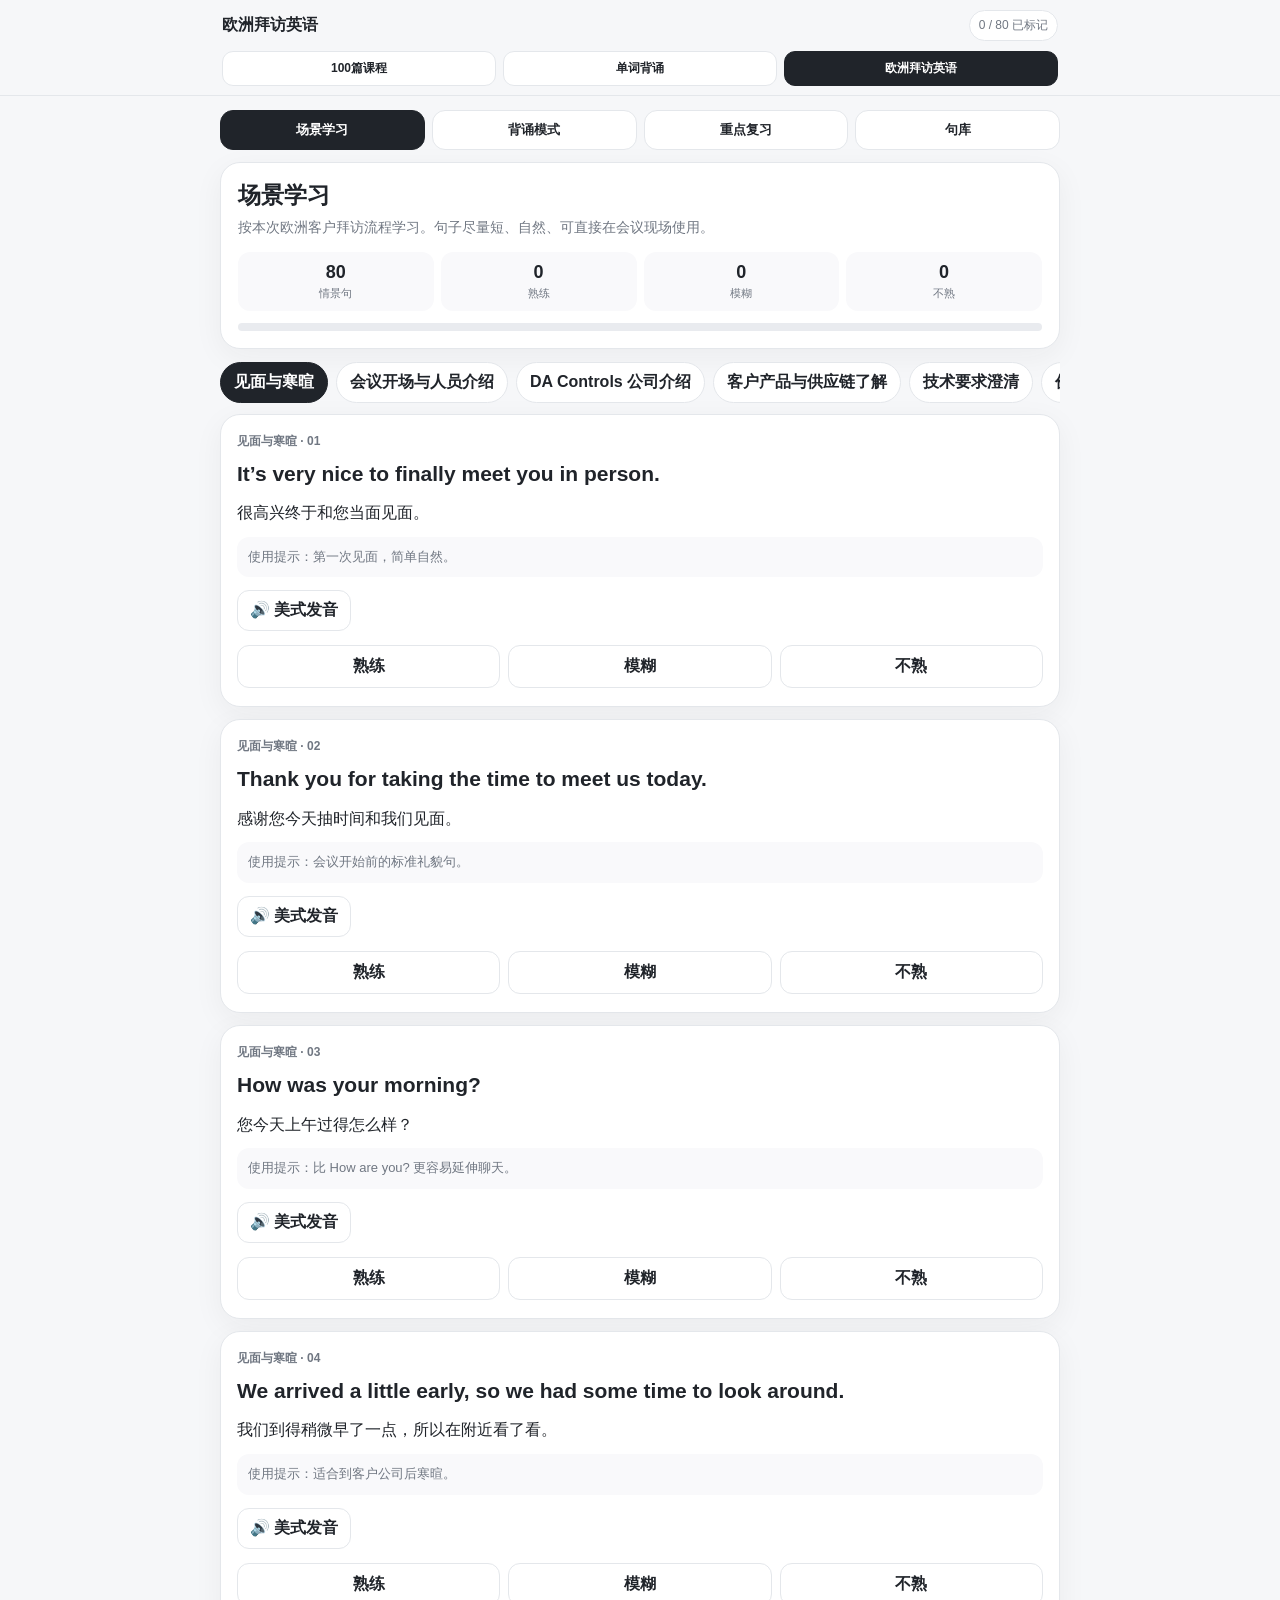
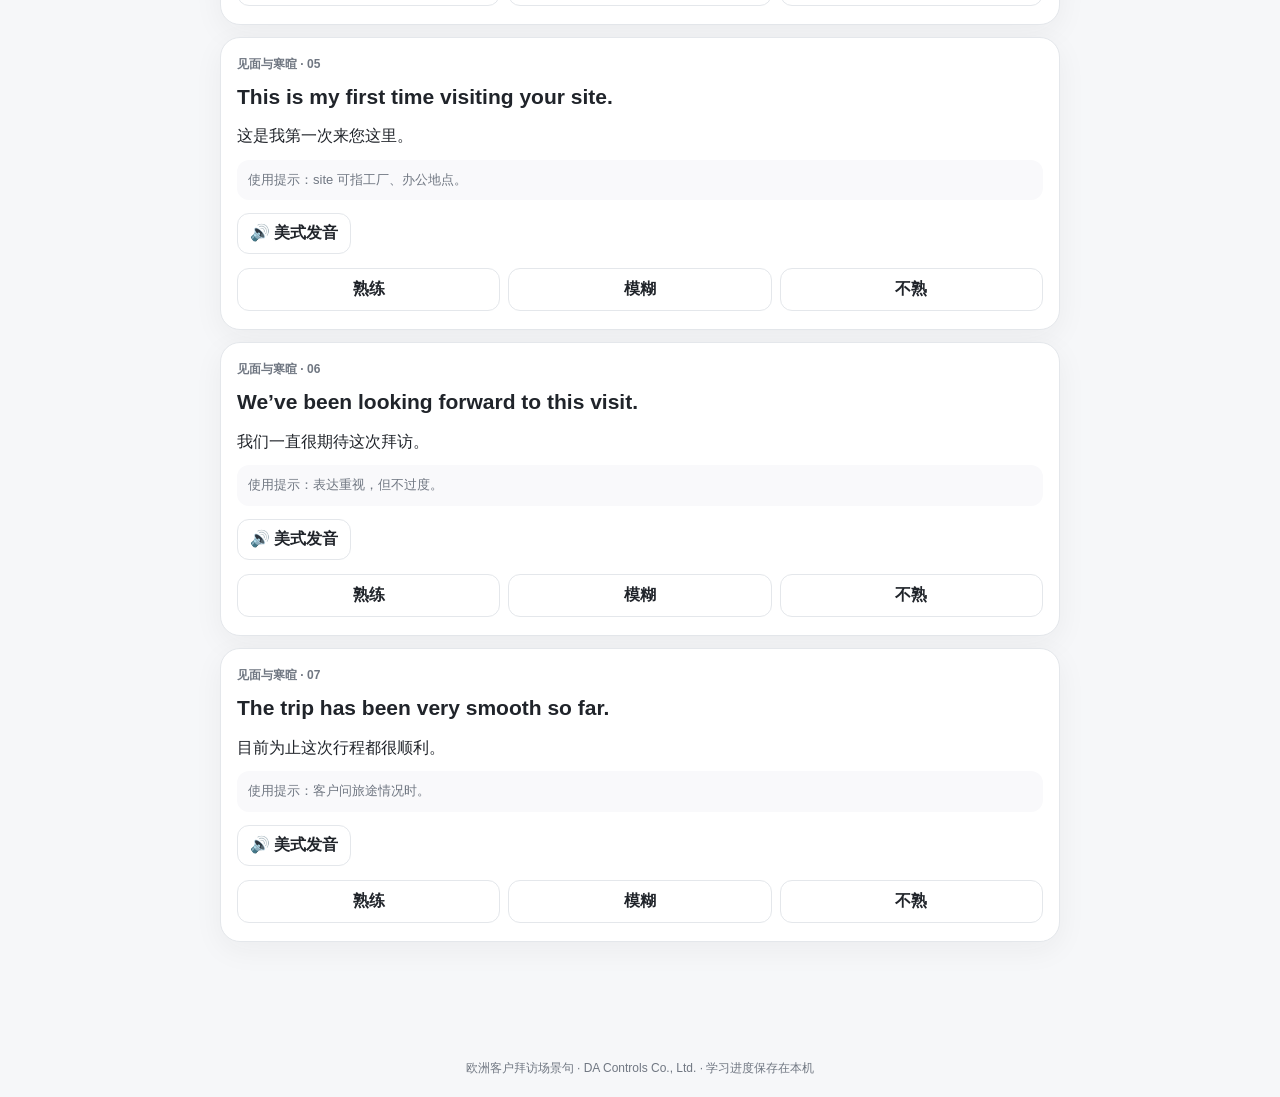
<file: visit.html>
<!doctype html>
<html lang="zh-CN"><head><meta charset="utf-8"><meta name="viewport" content="width=device-width,initial-scale=1,viewport-fit=cover"><meta name="apple-mobile-web-app-capable" content="yes"><meta name="apple-mobile-web-app-status-bar-style" content="default"><meta name="theme-color" content="#f6f7f9"><title>欧洲拜访英语｜背英语</title><link rel="manifest" href="./manifest.webmanifest"><link rel="apple-touch-icon" href="./apple-touch-icon.png"><link rel="stylesheet" href="./visit.css"></head><body><header><div class="top"><div class="brand">欧洲拜访英语</div><div class="pill" id="pstate">0 / 0 已标记</div></div><nav class="global-nav" aria-label="学习板块"><a href="./index.html">100篇课程</a><a href="./vocab.html">单词背诵</a><a class="active" href="./visit.html" aria-current="page">欧洲拜访英语</a></nav></header><main><div class="mode-nav"><button id="nav-learn" class="active" onclick="setMode('learn')">场景学习</button><button id="nav-memorize" onclick="setMode('memorize')">背诵模式</button><button id="nav-review" onclick="setMode('review')">重点复习</button><button id="nav-library" onclick="setMode('library')">句库</button></div><section class="hero"><h1 id="hero-title">场景学习</h1><p id="hero-desc">按本次欧洲客户拜访流程学习。句子尽量短、自然、可直接在会议现场使用。</p><div class="stats"><div class="stat"><b id="st-total">0</b><span>情景句</span></div><div class="stat"><b id="st-know">0</b><span>熟练</span></div><div class="stat"><b id="st-fuzzy">0</b><span>模糊</span></div><div class="stat"><b id="st-no">0</b><span>不熟</span></div></div><div class="progress"><i id="bar"></i></div></section><section id="learn-view"><div class="scene-tabs" id="scene-tabs"></div><div id="learn-list"></div></section><section id="memorize-view" class="hidden"></section><section id="review-view" class="hidden"></section><section id="library-view" class="hidden"></section></main><footer>欧洲客户拜访场景句 · DA Controls Co., Ltd. · 学习进度保存在本机</footer><script src="./visit-data-1.js"></script>
<script src="./visit-data-2.js"></script>
<script src="./visit-app.js"></script></body></html>
</file>
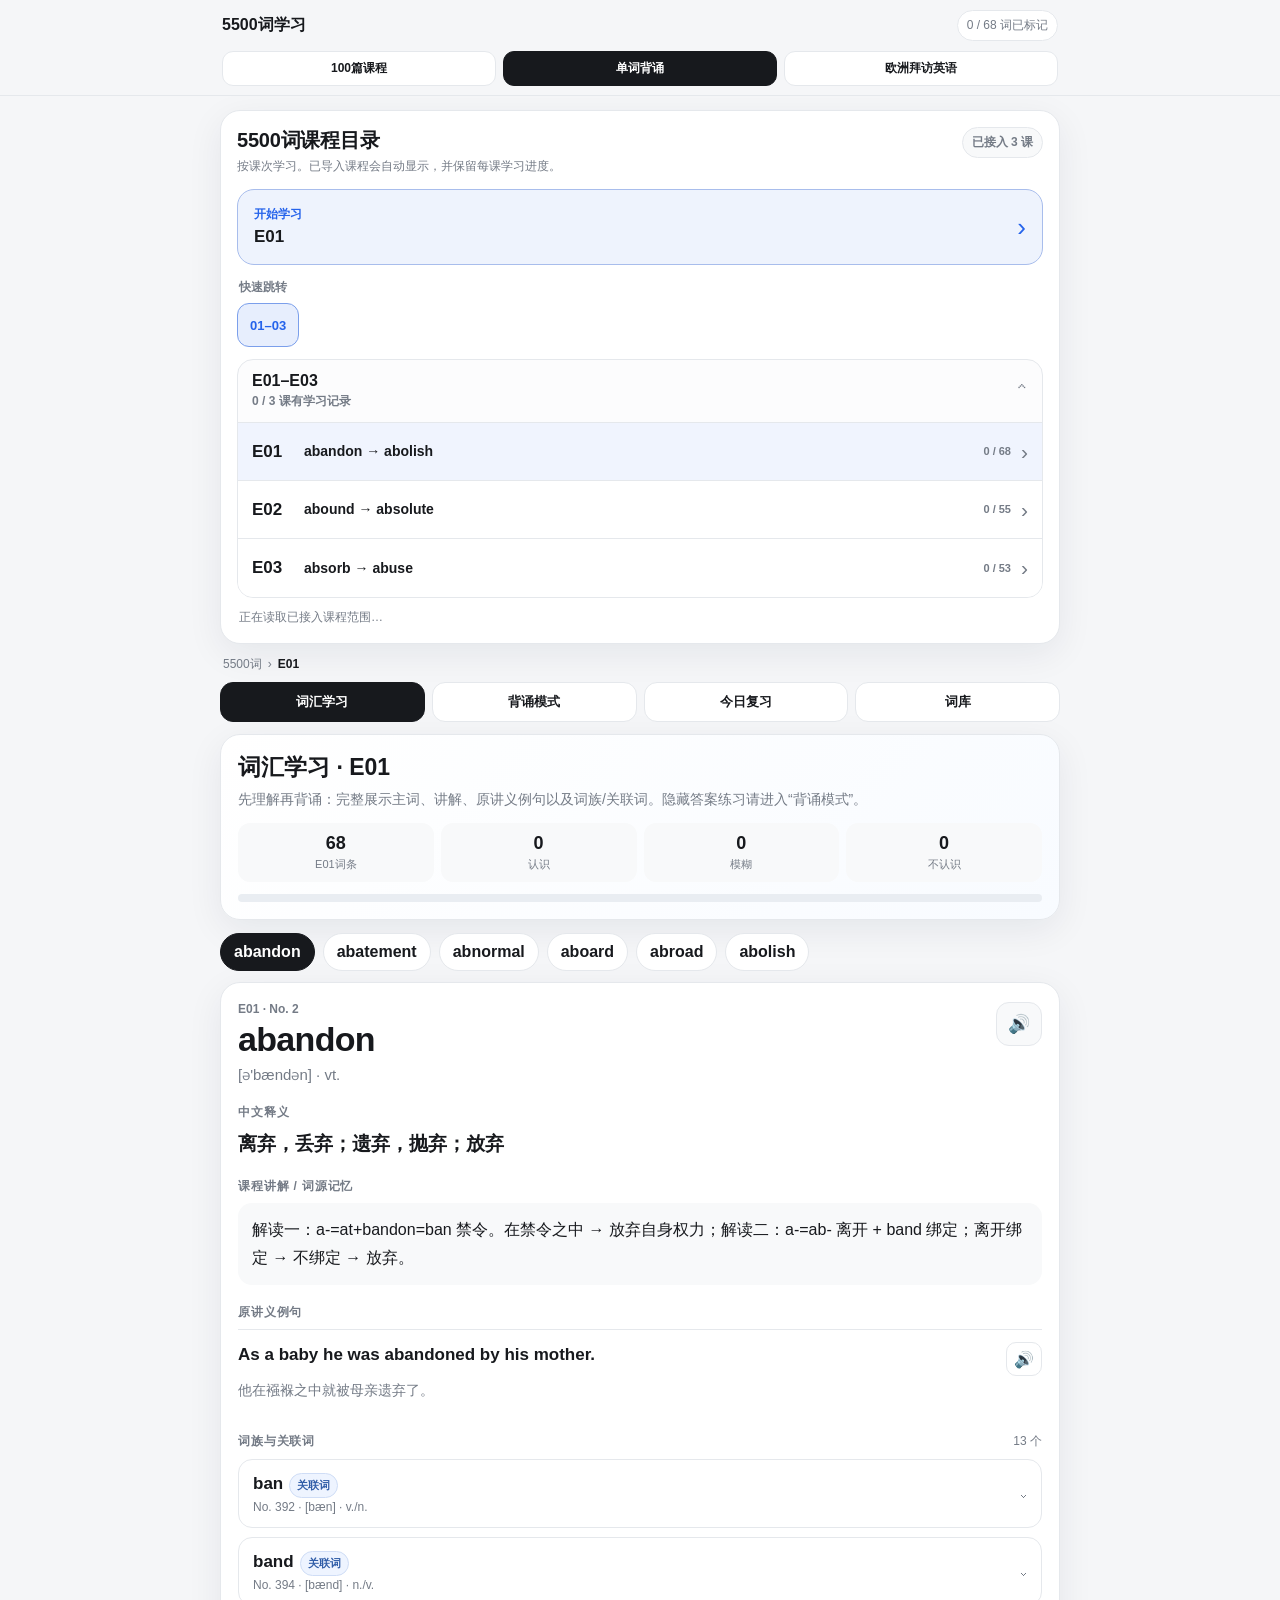
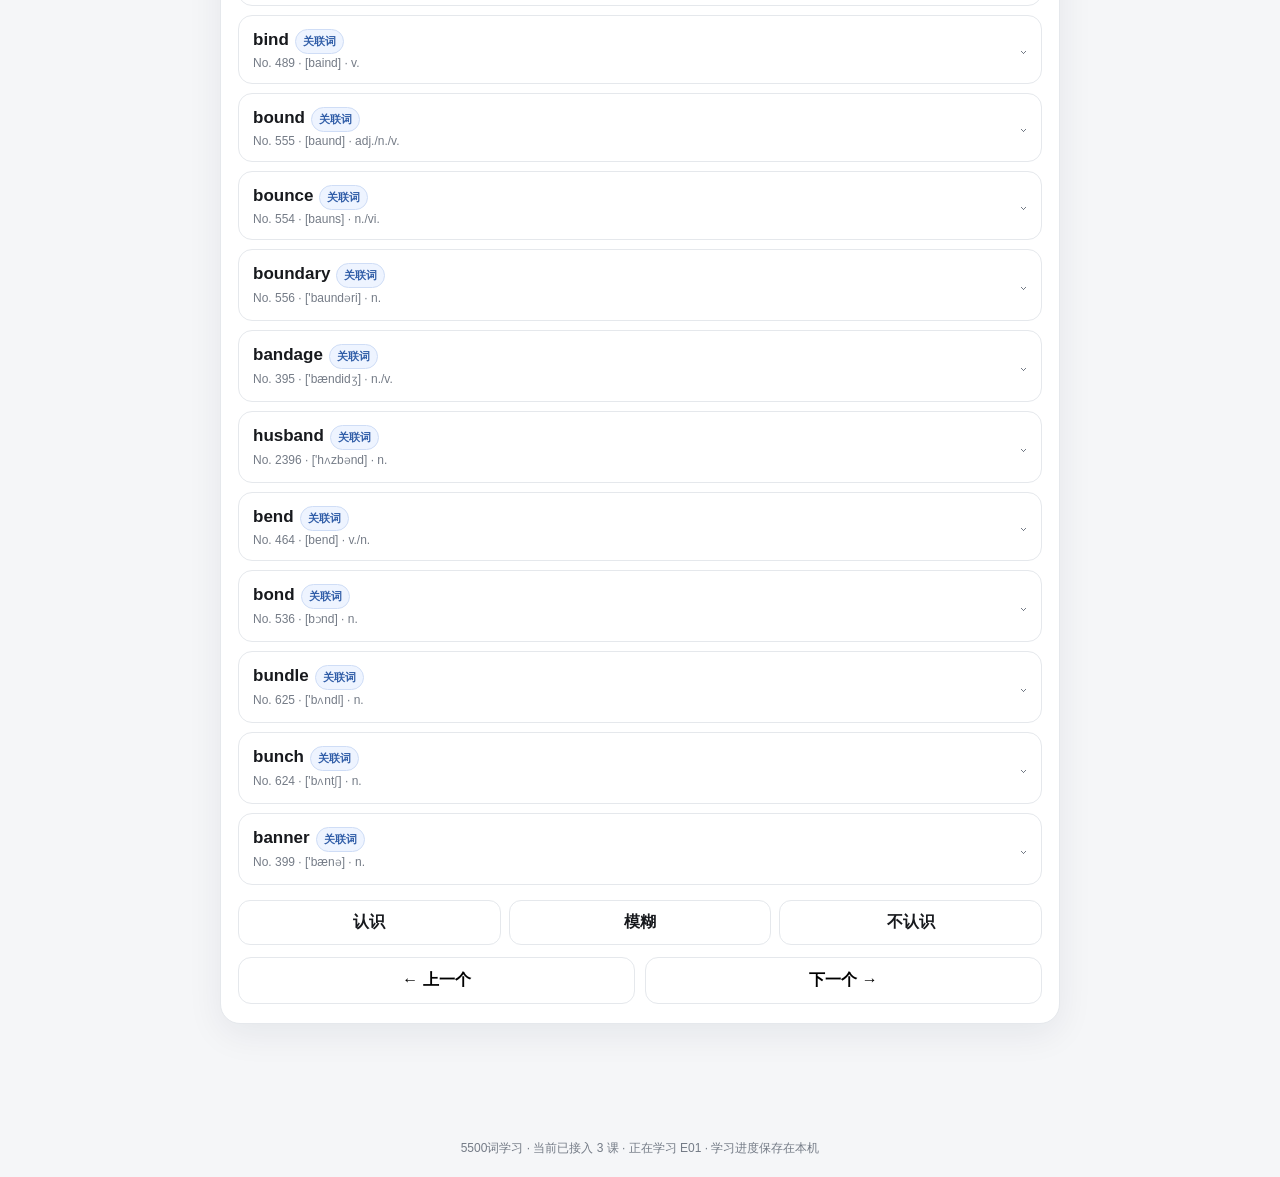
<file: vocab.html>
<!doctype html>
<html lang="zh-CN">
<head>
<meta charset="utf-8">
<meta name="viewport" content="width=device-width, initial-scale=1, viewport-fit=cover">
<meta name="apple-mobile-web-app-capable" content="yes">
<meta name="apple-mobile-web-app-status-bar-style" content="default">
<link rel="manifest" href="./manifest.webmanifest">
<link rel="apple-touch-icon" href="./apple-touch-icon.png">
<meta name="theme-color" content="#f5f6f8">
<title>5500词课程｜背英语</title>
<link rel="stylesheet" href="./vocab.css">
<link rel="stylesheet" href="./vocab-directory.css">
</head>
<body>
<header><div class="top"><div class="brand">5500词学习</div><div class="pill" id="pstate">0 / 0 词已标记</div></div><nav class="global-nav" aria-label="学习板块"><a href="./index.html">100篇课程</a><a class="active" href="./vocab.html" aria-current="page">单词背诵</a><a href="./visit.html">欧洲拜访英语</a></nav></header>
<main>
<section class="course-directory" id="course-directory" aria-label="单词课程目录">
  <div class="directory-head"><div><div class="directory-title">5500词课程目录</div><div class="directory-sub">按课次学习。已导入课程会自动显示，并保留每课学习进度。</div></div><div class="directory-count" id="directory-count">正在读取…</div></div>
  <div class="continue-card" id="continue-card"></div>
  <div class="directory-tools"><div class="directory-tools-label">快速跳转</div><div class="quick-jump" id="quick-jump"></div></div>
  <div class="directory-list" id="directory-list"></div>
  <div class="directory-note">正在读取已接入课程范围…</div>
</section>
<div class="course-breadcrumb"><span>5500词</span><span>›</span><b id="crumb-lesson">E01</b></div>
<div class="module-nav"><button id="nav-course" class="active" onclick="setModule('course')">词汇学习</button><button id="nav-memorize" onclick="setModule('memorize')">背诵模式</button><button id="nav-review" onclick="setModule('review')">今日复习</button><button id="nav-library" onclick="setModule('library')">词库</button></div>
<section class="hero"><h1 id="hero-title">词汇学习</h1><p id="hero-desc"></p><div class="statgrid"><div class="stat"><b id="st-total">0</b><span id="st-total-label">词条</span></div><div class="stat"><b id="st-know">0</b><span>认识</span></div><div class="stat"><b id="st-fuzzy">0</b><span>模糊</span></div><div class="stat"><b id="st-no">0</b><span>不认识</span></div></div><div class="progress"><i id="bar"></i></div></section>
<section id="course-view"><div class="tabs" id="tabs"></div><div id="cards"></div></section>
<section id="memorize-view" class="hidden"></section><section id="review-view" class="hidden"></section><section id="library-view" class="hidden"></section>
</main>
<footer>5500词学习 · <span id="footer-current">正在读取课程目录…</span> · 学习进度保存在本机</footer>
<script src="./vocab-data-1.js"></script><script src="./vocab-data-2.js"></script><script src="./vocab-e02.js"></script><script src="./vocab-e03.js"></script><script src="./vocab-app-v2.js"></script><script src="./vocab-app-extend.js"></script>
</body></html>
</file>
<file: visit.css>
:root{--bg:#f6f7f9;--card:#fff;--text:#20242a;--muted:#707782;--line:#e4e7eb;--accent:#2563eb;--shadow:0 8px 30px rgba(31,35,40,.05);--green:#176b2e;--amber:#8a5b00;--red:#a1271b}
@media(prefers-color-scheme:dark){:root{--bg:#0f1115;--card:#171a21;--text:#f3f5f7;--muted:#a6adb7;--line:#2a3039;--accent:#7da2ff;--shadow:none}}
*{box-sizing:border-box}html{scroll-behavior:smooth}body{margin:0;background:var(--bg);color:var(--text);font-family:-apple-system,BlinkMacSystemFont,"SF Pro Text","PingFang SC","Helvetica Neue",Arial,sans-serif;-webkit-font-smoothing:antialiased}button,input{font:inherit;color:inherit}header{position:sticky;top:0;z-index:30;background:color-mix(in srgb,var(--bg) 92%,transparent);backdrop-filter:blur(18px);border-bottom:1px solid var(--line)}.top{max-width:860px;margin:auto;padding:10px 12px;display:flex;align-items:center;gap:10px}.brand{font-weight:850;flex:1}.pill{font-size:12px;color:var(--muted);padding:6px 9px;border:1px solid var(--line);border-radius:999px;background:var(--card)}.global-nav{max-width:860px;margin:auto;padding:0 12px 9px;display:grid;grid-template-columns:repeat(3,1fr);gap:7px}.global-nav a{text-decoration:none;text-align:center;color:var(--text);background:var(--card);border:1px solid var(--line);border-radius:11px;padding:8px 4px;font-size:12px;font-weight:800}.global-nav a.active{background:var(--text);color:var(--card);border-color:var(--text)}main{max-width:860px;margin:auto;padding:12px 10px 86px}.mode-nav{display:grid;grid-template-columns:repeat(4,1fr);gap:7px;margin:2px 0 12px}.mode-nav button{padding:10px 4px;border:1px solid var(--line);border-radius:13px;background:var(--card);font-size:13px;font-weight:800}.mode-nav button.active{background:var(--text);color:var(--card);border-color:var(--text)}.hero,.card{background:var(--card);border:1px solid var(--line);border-radius:20px;box-shadow:var(--shadow)}.hero{padding:17px;margin-bottom:12px}.hero h1{font-size:23px;margin:0 0 6px}.hero p{margin:0;color:var(--muted);line-height:1.55;font-size:14px}.stats{display:grid;grid-template-columns:repeat(4,1fr);gap:7px;margin-top:13px}.stat{background:color-mix(in srgb,var(--bg) 72%,var(--card));border-radius:12px;padding:10px 6px;text-align:center}.stat b{display:block;font-size:18px}.stat span{font-size:11px;color:var(--muted)}.progress{height:8px;background:color-mix(in srgb,var(--line) 80%,transparent);border-radius:99px;overflow:hidden;margin-top:12px}.progress i{display:block;height:100%;background:var(--accent);width:0}.scene-tabs{display:flex;gap:8px;overflow:auto;padding:1px 0 11px}.scene-tabs button{white-space:nowrap;border:1px solid var(--line);background:var(--card);border-radius:999px;padding:9px 13px;font-weight:750}.scene-tabs button.active{background:var(--text);color:var(--card);border-color:var(--text)}.card{padding:18px 16px;margin-bottom:12px}.meta{font-size:12px;color:var(--muted);font-weight:800;margin-bottom:8px}.en{font-size:21px;line-height:1.55;font-weight:760;cursor:pointer}.zh{font-size:16px;line-height:1.65;margin-top:10px}.note{font-size:13px;line-height:1.6;color:var(--muted);margin-top:10px;padding:10px 11px;border-radius:12px;background:color-mix(in srgb,var(--bg) 72%,var(--card))}.actions{display:flex;gap:8px;margin-top:13px}.speak{border:1px solid var(--line);background:var(--card);border-radius:12px;padding:9px 12px;font-weight:800}.state{display:grid;grid-template-columns:repeat(3,1fr);gap:8px;margin-top:14px}.state button{border:1px solid var(--line);border-radius:12px;padding:10px 4px;background:var(--card);font-weight:800}.state button.on.know{background:#eaf7ee;color:var(--green);border-color:#b7dfc2}.state button.on.fuzzy{background:#fff7e6;color:var(--amber);border-color:#eed29a}.state button.on.no{background:#fff0ef;color:var(--red);border-color:#efbbb5}.nav{display:grid;grid-template-columns:1fr 1fr;gap:10px;margin-top:12px}.nav button{border:1px solid var(--line);border-radius:13px;padding:12px;background:var(--card);font-weight:800}.reveal{width:100%;border:0;background:var(--text);color:var(--card);border-radius:14px;padding:13px;font-weight:850;margin-top:24px}.cover{text-align:center;padding:14px 2px 4px}.cover p{color:var(--muted)}.search{width:100%;border:1px solid var(--line);background:var(--card);border-radius:13px;padding:12px 13px;font-size:16px;outline:none}.row{padding:13px 2px;border-top:1px solid var(--line);cursor:pointer}.row:first-child{border-top:0}.row b{font-size:15px;line-height:1.45}.row small{display:block;color:var(--muted);margin-top:4px}.empty{text-align:center;color:var(--muted);padding:28px 8px;line-height:1.7}.hidden{display:none!important}footer{text-align:center;color:var(--muted);font-size:12px;padding:20px}@media(max-width:520px){main{padding-left:8px;padding-right:8px}.mode-nav button{font-size:12px;padding:9px 2px}.stats{grid-template-columns:repeat(2,1fr)}.en{font-size:20px}}
</file>
<file: vocab.css>
:root{--bg:#f5f6f8;--card:#fff;--text:#17191d;--muted:#747b86;--line:#e5e8ec;--blue:#2563eb;--green:#17803d;--amber:#a86600;--red:#b42318;--shadow:0 10px 36px rgba(20,30,55,.07)}
@media(prefers-color-scheme:dark){:root{--bg:#0f1115;--card:#171a21;--text:#f3f5f7;--muted:#a6adb7;--line:#2a3039;--blue:#7da2ff;--shadow:none}}
*{box-sizing:border-box}html{scroll-behavior:smooth}
body{margin:0;background:var(--bg);color:var(--text);font-family:-apple-system,BlinkMacSystemFont,"SF Pro Text","PingFang SC","Helvetica Neue",Arial,sans-serif;-webkit-font-smoothing:antialiased}
button,input{font:inherit}
header{position:sticky;top:0;z-index:30;background:color-mix(in srgb,var(--bg) 92%,transparent);backdrop-filter:blur(18px);border-bottom:1px solid var(--line)}
.top{max-width:860px;margin:auto;padding:10px 12px;display:flex;align-items:center;gap:10px}
.brand{font-weight:850;flex:1}.pill{font-size:12px;color:var(--muted);padding:6px 9px;border:1px solid var(--line);border-radius:999px;background:var(--card)}
.global-nav{max-width:860px;margin:auto;padding:0 12px 9px;display:grid;grid-template-columns:repeat(3,1fr);gap:7px}.global-nav a{text-decoration:none;text-align:center;color:var(--text);background:var(--card);border:1px solid var(--line);border-radius:11px;padding:8px 4px;font-size:12px;font-weight:800}.global-nav a.active{background:var(--text);color:var(--card);border-color:var(--text)}
main{max-width:860px;margin:auto;padding:12px 10px 84px}
.module-nav{display:grid;grid-template-columns:repeat(4,1fr);gap:7px;margin:2px 0 12px}
.module-nav button{padding:10px 5px;border:1px solid var(--line);border-radius:13px;background:var(--card);font-size:13px;font-weight:800;color:var(--text)}
.module-nav button.active{background:#17191d;color:#fff;border-color:#17191d}
.hero{background:linear-gradient(135deg,#fff 0%,#f8fbff 100%);border:1px solid var(--line);border-radius:20px;padding:17px;margin-bottom:12px;box-shadow:var(--shadow)}
.hero h1{font-size:23px;margin:0 0 6px}.hero p{margin:0;color:var(--muted);line-height:1.55;font-size:14px}
.statgrid{display:grid;grid-template-columns:repeat(4,1fr);gap:7px;margin-top:13px}
.stat{background:color-mix(in srgb,var(--bg) 70%,var(--card));border-radius:12px;padding:10px 6px;text-align:center}.stat b{display:block;font-size:18px}.stat span{font-size:11px;color:var(--muted)}
.progress{height:8px;background:#e9edf2;border-radius:999px;overflow:hidden;margin-top:12px}.progress>i{display:block;height:100%;width:0;background:#2563eb;transition:.25s}
.mode-switch{display:flex;gap:8px;margin:0 0 12px}
.mode-switch button{flex:1;border:1px solid var(--line);background:var(--card);border-radius:13px;padding:10px;font-weight:800}
.mode-switch button.active{background:#eaf2ff;color:#174ea6;border-color:#bdd0f8}
.tabs{display:flex;gap:8px;overflow:auto;padding:1px 0 11px}
.tab{border:1px solid var(--line);background:var(--card);border-radius:999px;padding:9px 13px;font-weight:750;white-space:nowrap;color:var(--text)}
.tab.active{background:#17191d;color:#fff;border-color:#17191d}
.card{background:var(--card);border:1px solid var(--line);border-radius:20px;padding:19px 17px;margin-bottom:12px;box-shadow:var(--shadow)}
.headline{display:flex;gap:10px;align-items:flex-start}.num{font-size:12px;color:var(--muted);font-weight:800;margin-bottom:5px}
.word{font-size:34px;font-weight:850;letter-spacing:-.02em;line-height:1.1;cursor:pointer}.ipa{font-size:15px;color:var(--muted);margin-top:7px}
.speak{margin-left:auto;border:1px solid var(--line);background:color-mix(in srgb,var(--bg) 70%,var(--card));border-radius:13px;min-width:44px;height:44px;padding:0 11px;font-size:18px}
.section{margin-top:19px}.label{font-size:12px;font-weight:850;letter-spacing:.07em;color:var(--muted);text-transform:uppercase;margin-bottom:8px}
.meaning{font-size:19px;line-height:1.6;font-weight:650}.explain{font-size:16px;line-height:1.75;background:color-mix(in srgb,var(--bg) 70%,var(--card));border-radius:14px;padding:13px 14px}
.example{padding:12px 0;border-top:1px solid var(--line)}.example:first-child{border-top:0;padding-top:0}
.ex-top{display:flex;gap:8px;align-items:flex-start}.en{font-size:17px;line-height:1.55;font-weight:620;flex:1;cursor:pointer}.zh{font-size:14px;color:var(--muted);line-height:1.55;margin-top:4px}
.ex-speak{border:1px solid var(--line);background:var(--card);border-radius:10px;min-width:36px;height:34px}
.related-head{display:flex;align-items:center;justify-content:space-between;gap:10px}.related-count{font-size:12px;color:var(--muted)}
details{border:1px solid var(--line);border-radius:14px;margin-top:9px;overflow:hidden;background:#fff}
summary{list-style:none;cursor:pointer;padding:13px 14px;display:grid;grid-template-columns:1fr auto;gap:2px 10px;align-items:center}
summary::-webkit-details-marker{display:none}.rword{font-weight:800;font-size:17px}.rmeta{font-size:12px;color:var(--muted)}.chev{grid-column:2;grid-row:1/3;color:var(--muted)}
.rbody{border-top:1px solid var(--line);padding:13px 14px;background:color-mix(in srgb,var(--bg) 55%,var(--card))}
.tag{display:inline-block;font-size:11px;padding:4px 7px;border-radius:999px;background:#fff4e5;color:#9a5b00;margin-left:6px;border:1px solid #f4d2a4}
.rstate{font-size:11px;font-weight:800;padding:4px 7px;border-radius:999px;justify-self:end;align-self:center}
.rstate.know{background:#eaf7ee;color:#176b2e}.rstate.fuzzy{background:#fff7e6;color:#8a5b00}.rstate.no{background:#fff0ef;color:#a1271b}
.status,.related-status{display:grid;grid-template-columns:1fr 1fr 1fr;gap:8px;margin-top:15px}
.status button,.related-status button{border:1px solid var(--line);border-radius:12px;padding:11px 5px;background:var(--card);font-weight:800;color:var(--text)}
.status button.active[data-state="know"],.related-status button.active[data-rstate="know"]{background:#eaf7ee;color:#176b2e;border-color:#b7dfc2}
.status button.active[data-state="fuzzy"],.related-status button.active[data-rstate="fuzzy"]{background:#fff7e6;color:#8a5b00;border-color:#eed29a}
.status button.active[data-state="no"],.related-status button.active[data-rstate="no"]{background:#fff0ef;color:#a1271b;border-color:#efbbb5}
.collapse-bottom{width:100%;margin-top:14px;border:1px solid var(--line);border-radius:12px;padding:11px;background:color-mix(in srgb,var(--bg) 75%,var(--card));color:var(--text);font-weight:800}
.nav{display:grid;grid-template-columns:1fr 1fr;gap:10px;margin-top:12px}.nav button{padding:12px;border:1px solid var(--line);border-radius:13px;background:var(--card);font-weight:800}
.answer-cover{text-align:center;padding:22px 4px 8px}.answer-cover p{color:var(--muted);font-size:14px}.reveal{width:100%;padding:13px;border:0;border-radius:14px;background:#17191d;color:#fff;font-weight:850}
.queue-meta{font-size:13px;color:var(--muted);margin-bottom:10px}.queue-actions{display:flex;gap:8px;flex-wrap:wrap;margin-top:12px}.queue-actions button{border:1px solid var(--line);background:var(--card);border-radius:999px;padding:8px 11px;font-size:12px;font-weight:750}
.search{width:100%;border:1px solid var(--line);border-radius:13px;padding:12px 13px;background:var(--card);font-size:16px;outline:none}
.wordlist{margin-top:10px}.wordrow{display:grid;grid-template-columns:1fr auto;gap:4px 10px;padding:12px 2px;border-top:1px solid var(--line);cursor:pointer}.wordrow:first-child{border-top:0}.wordrow b{font-size:16px}.wordrow small{color:var(--muted)}.state-dot{font-size:11px;font-weight:800;border-radius:999px;padding:4px 7px;align-self:center}
.empty{text-align:center;color:var(--muted);padding:30px 10px;line-height:1.6}
.hidden{display:none!important}
footer{text-align:center;color:var(--muted);font-size:12px;padding:20px}
@media(max-width:520px){main{padding-left:8px;padding-right:8px}.card,.hero{border-radius:18px}.word{font-size:32px}.module-nav button{font-size:12px;padding:9px 2px}.statgrid{grid-template-columns:repeat(2,1fr)}}
</file>
<file: vocab-directory.css>
.course-directory{background:var(--card);border:1px solid var(--line);border-radius:20px;padding:16px;margin:2px 0 12px;box-shadow:var(--shadow)}
.directory-head{display:flex;align-items:flex-start;justify-content:space-between;gap:12px;margin-bottom:14px}.directory-title{font-size:20px;font-weight:850;letter-spacing:-.01em}.directory-sub{font-size:12px;color:var(--muted);margin-top:4px}.directory-count{font-size:12px;font-weight:800;color:var(--muted);border:1px solid var(--line);border-radius:999px;padding:6px 9px;white-space:nowrap;background:color-mix(in srgb,var(--bg) 70%,var(--card))}
.continue-card{margin-bottom:14px}.continue-button{display:flex;align-items:center;justify-content:space-between;gap:12px;width:100%;min-height:76px;padding:14px 16px;border:1px solid color-mix(in srgb,var(--blue) 32%,var(--line));border-radius:17px;background:color-mix(in srgb,var(--blue) 8%,var(--card));color:var(--text);text-align:left;cursor:pointer}.continue-button:active{transform:scale(.995)}.continue-copy{display:grid;gap:3px;min-width:0}.continue-label{font-size:12px;font-weight:850;color:var(--blue)}.continue-copy strong{font-size:17px;line-height:1.35;overflow-wrap:anywhere}.continue-copy>span:last-child:not(.continue-label){font-size:12px;color:var(--muted)}.continue-arrow{font-size:26px;color:var(--blue)}
.directory-tools{margin-bottom:12px}.directory-tools-label{font-size:12px;font-weight:800;color:var(--muted);margin:0 2px 7px}.quick-jump{display:flex;flex-wrap:wrap;gap:7px}.quick-jump-button{min-height:44px;padding:8px 12px;border:1px solid var(--line);border-radius:12px;background:color-mix(in srgb,var(--bg) 55%,var(--card));color:var(--text);font-size:13px;font-weight:800;cursor:pointer}.quick-jump-button.active{border-color:color-mix(in srgb,var(--blue) 55%,var(--line));background:color-mix(in srgb,var(--blue) 11%,var(--card));color:var(--blue)}
.directory-list{display:grid;gap:9px}.lesson-group{border:1px solid var(--line);border-radius:16px;overflow:hidden;scroll-margin-top:118px;background:color-mix(in srgb,var(--bg) 35%,var(--card))}.lesson-group-toggle{display:flex;align-items:center;justify-content:space-between;gap:12px;width:100%;min-height:58px;padding:12px 14px;border:0;background:transparent;color:var(--text);text-align:left;cursor:pointer}.lesson-group-toggle>span:first-child{display:grid;gap:3px}.lesson-group-toggle strong{font-size:16px}.lesson-group-toggle small{font-size:12px;color:var(--muted);font-weight:650}.lesson-group-chevron{font-size:22px;color:var(--muted);transition:transform .2s}.lesson-group-toggle[aria-expanded="true"] .lesson-group-chevron{transform:rotate(180deg)}
.lesson-group-list{display:grid;border-top:1px solid var(--line)}.lesson-group-list[hidden]{display:none}.directory-item{display:flex;align-items:center;gap:10px;width:100%;min-height:58px;border:0;border-bottom:1px solid var(--line);background:var(--card);padding:11px 14px;text-align:left;color:var(--text);cursor:pointer}.directory-item:last-child{border-bottom:0}.directory-item.current{background:color-mix(in srgb,var(--blue) 7%,var(--card))}.directory-item:active{background:color-mix(in srgb,var(--blue) 10%,var(--card))}.directory-code{font-size:17px;font-weight:900;min-width:42px}.directory-meta{display:flex;align-items:center;gap:10px;flex:1;min-width:0}.directory-name{font-weight:760;font-size:14px;line-height:1.35;flex:1;min-width:0;overflow-wrap:anywhere}.directory-detail{font-size:11px;color:var(--muted);font-weight:750;white-space:nowrap}.directory-arrow{font-size:21px;color:var(--muted)}
.directory-note{font-size:12px;color:var(--muted);line-height:1.55;margin-top:10px;padding:0 2px}.course-breadcrumb{display:flex;align-items:center;gap:6px;font-size:12px;color:var(--muted);margin:0 0 9px 3px}.course-breadcrumb b{color:var(--text)}
@media(max-width:520px){.course-directory{border-radius:18px;padding:14px}.directory-head{align-items:center}.directory-title{font-size:18px}.directory-sub{line-height:1.45}.directory-count{font-size:11px;padding:5px 8px}.continue-button{min-height:74px;padding:13px 14px}.continue-copy strong{font-size:16px}.quick-jump{display:grid;grid-template-columns:repeat(3,minmax(0,1fr))}.quick-jump-button{padding:7px 5px}.directory-item{min-height:60px;padding:10px 12px}.directory-meta{display:grid;gap:2px}.directory-name{font-size:14px}.directory-detail{font-size:11px}.lesson-group-toggle{min-height:60px;padding:11px 12px}}
</file>
